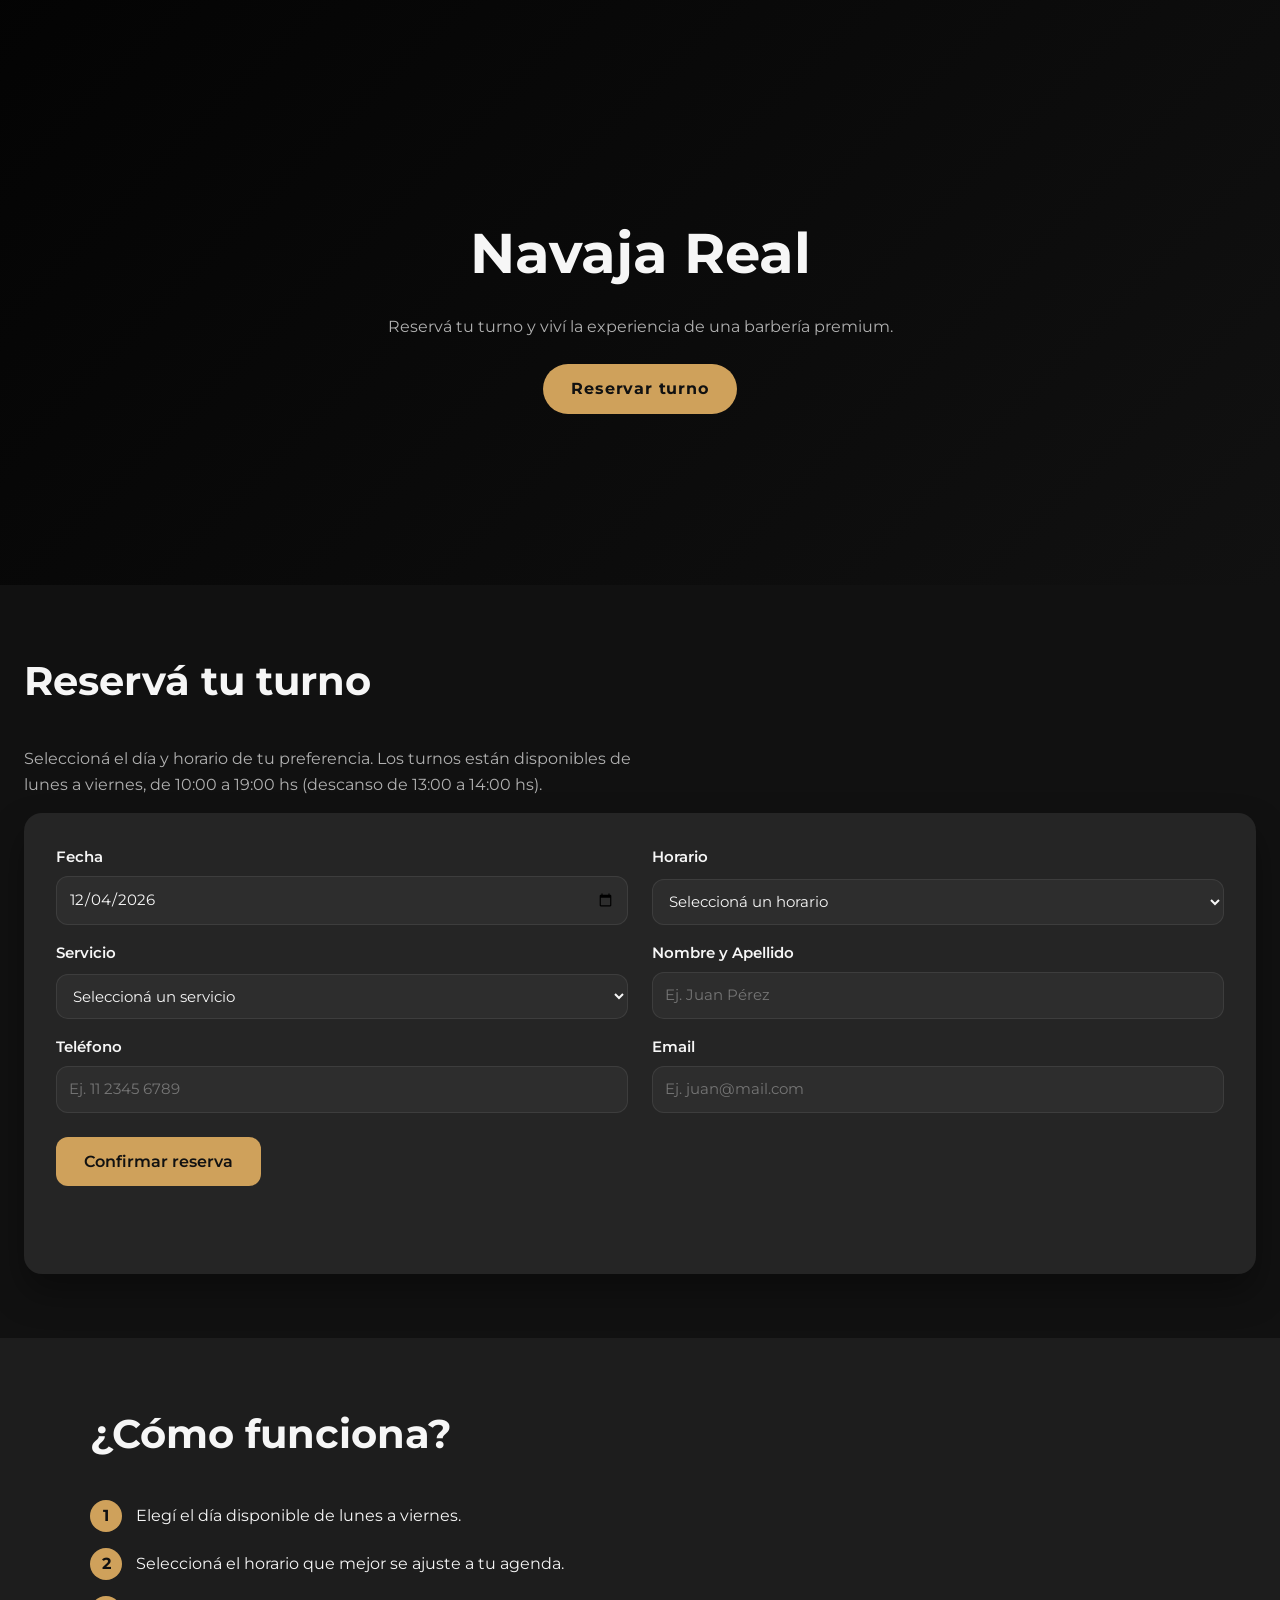
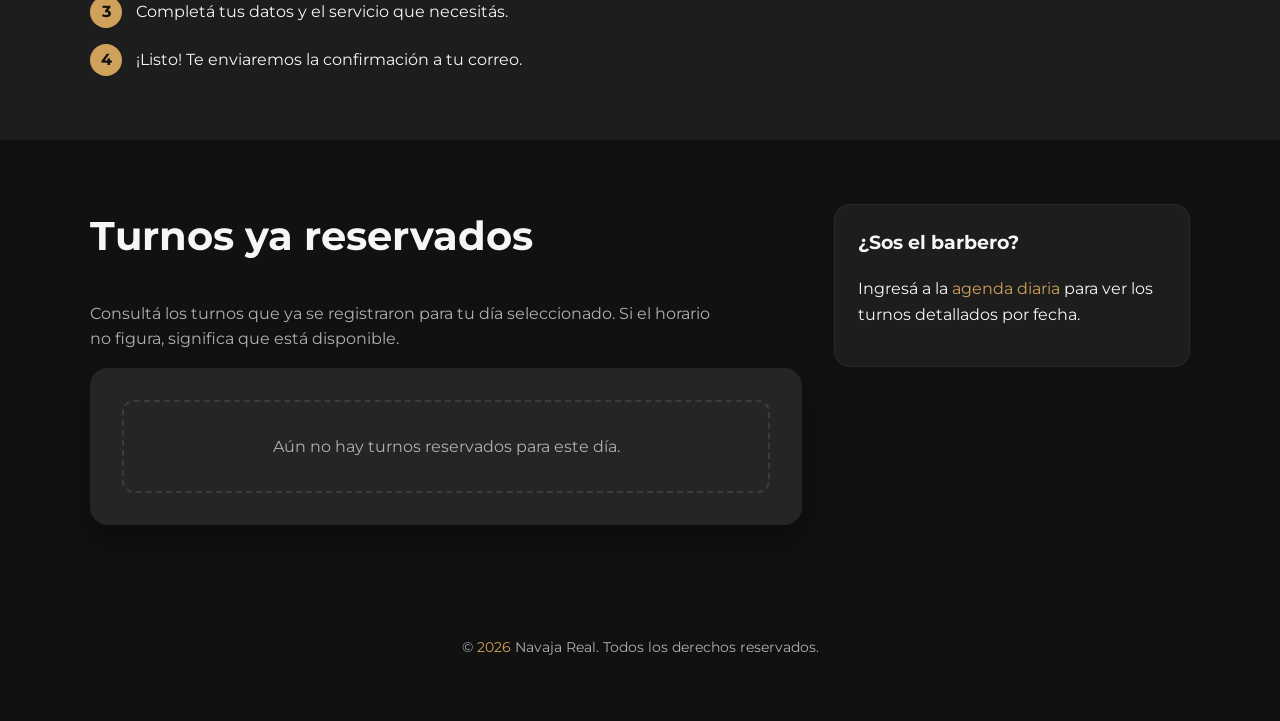
<file: index.html>
<!DOCTYPE html>
<html lang="es">
<head>
  <meta charset="UTF-8" />
  <meta name="viewport" content="width=device-width, initial-scale=1.0" />
  <title>Navaja Real - Reserva tu turno</title>
  <link rel="stylesheet" href="assets/css/styles.css" />
  <link rel="preconnect" href="https://fonts.googleapis.com">
  <link rel="preconnect" href="https://fonts.gstatic.com" crossorigin>
  <link href="https://fonts.googleapis.com/css2?family=Montserrat:wght@400;600;700&display=swap" rel="stylesheet">
</head>
<body>
  <header class="hero">
    <div class="hero__overlay"></div>
    <div class="hero__content">
      <h1>Navaja Real</h1>
      <p>Reservá tu turno y viví la experiencia de una barbería premium.</p>
      <a class="hero__cta" href="#reserva">Reservar turno</a>
    </div>
  </header>

  <main>
    <section id="reserva" class="section">
      <h2>Reservá tu turno</h2>
      <p class="section__intro">Seleccioná el día y horario de tu preferencia. Los turnos están disponibles de lunes a viernes, de 10:00 a 19:00 hs (descanso de 13:00 a 14:00 hs).</p>

      <form id="booking-form" class="card">
        <div class="form-grid">
          <label class="field">
            <span>Fecha</span>
            <input type="date" id="date" name="date" required />
          </label>

          <label class="field">
            <span>Horario</span>
            <select id="time" name="time" required>
              <option value="" disabled selected>Seleccioná un horario</option>
            </select>
          </label>

          <label class="field">
            <span>Servicio</span>
            <select id="service" name="service" required>
              <option value="" disabled selected>Seleccioná un servicio</option>
              <option value="Corte">Corte</option>
              <option value="Barba">Barba</option>
              <option value="Corte y Barba">Corte y Barba</option>
            </select>
          </label>

          <label class="field">
            <span>Nombre y Apellido</span>
            <input type="text" id="name" name="name" placeholder="Ej. Juan Pérez" required />
          </label>

          <label class="field">
            <span>Teléfono</span>
            <input type="tel" id="phone" name="phone" placeholder="Ej. 11 2345 6789" required />
          </label>

          <label class="field">
            <span>Email</span>
            <input type="email" id="email" name="email" placeholder="Ej. juan@mail.com" required />
          </label>
        </div>

        <button type="submit" class="btn-primary">Confirmar reserva</button>
        <p id="form-message" class="form-message" role="status" aria-live="polite"></p>
      </form>
    </section>

    <section class="section section--secondary">
      <div class="section__content">
        <h2>¿Cómo funciona?</h2>
        <ul class="steps">
          <li><span class="steps__number">1</span> Elegí el día disponible de lunes a viernes.</li>
          <li><span class="steps__number">2</span> Seleccioná el horario que mejor se ajuste a tu agenda.</li>
          <li><span class="steps__number">3</span> Completá tus datos y el servicio que necesitás.</li>
          <li><span class="steps__number">4</span> ¡Listo! Te enviaremos la confirmación a tu correo.</li>
        </ul>
      </div>
    </section>

    <section class="section">
      <div class="section__content section__content--split">
        <div>
          <h2>Turnos ya reservados</h2>
          <p class="section__intro">Consultá los turnos que ya se registraron para tu día seleccionado. Si el horario no figura, significa que está disponible.</p>
          <div id="bookings-list" class="card card--list" aria-live="polite"></div>
        </div>
        <aside class="note">
          <h3>¿Sos el barbero?</h3>
          <p>Ingresá a la <a href="admin.html">agenda diaria</a> para ver los turnos detallados por fecha.</p>
        </aside>
      </div>
    </section>
  </main>

  <footer class="footer">
    <p>&copy; <span id="current-year"></span> Navaja Real. Todos los derechos reservados.</p>
  </footer>

  <script src="assets/js/storage.js"></script>
  <script src="assets/js/main.js"></script>
</body>
</html>
</file>
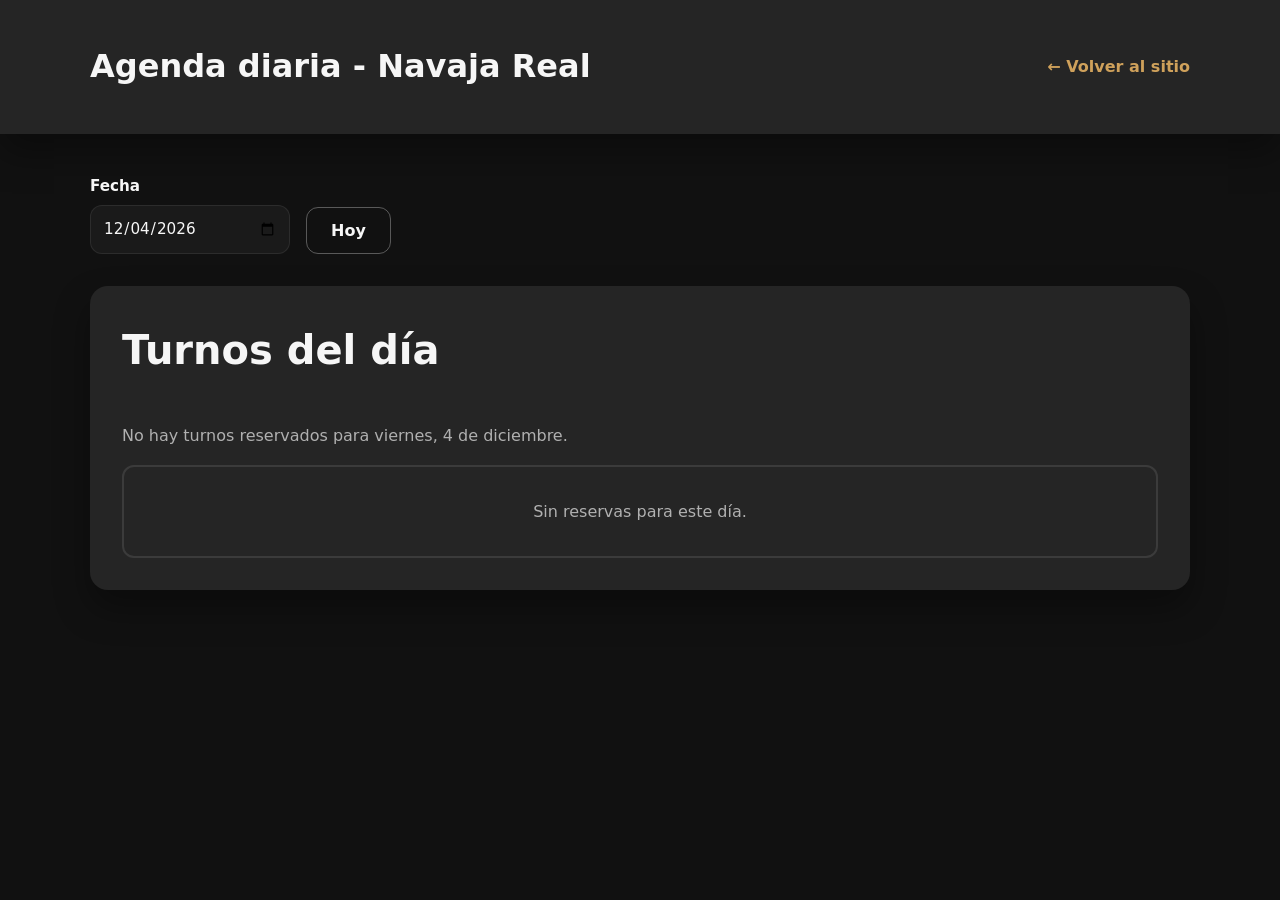
<file: admin.html>
<!DOCTYPE html>
<html lang="es">
<head>
  <meta charset="UTF-8" />
  <meta name="viewport" content="width=device-width, initial-scale=1.0" />
  <title>Navaja Real - Agenda diaria</title>
  <link rel="stylesheet" href="assets/css/styles.css" />
</head>
<body class="admin">
  <header class="topbar">
    <div class="topbar__content">
      <h1>Agenda diaria - Navaja Real</h1>
      <a class="topbar__link" href="index.html">← Volver al sitio</a>
    </div>
  </header>

  <main class="section">
    <div class="section__content">
      <form id="admin-filters" class="filters">
        <label class="field">
          <span>Fecha</span>
          <input type="date" id="admin-date" required />
        </label>
        <button type="button" id="today-button" class="btn-secondary">Hoy</button>
      </form>

      <section class="card">
        <header class="card__header">
          <h2>Turnos del día</h2>
          <p id="admin-summary" class="card__subtitle"></p>
        </header>
        <div id="admin-bookings" class="card__body card__body--list" aria-live="polite"></div>
      </section>
    </div>
  </main>

  <script src="assets/js/storage.js"></script>
  <script src="assets/js/admin.js"></script>
</body>
</html>
</file>
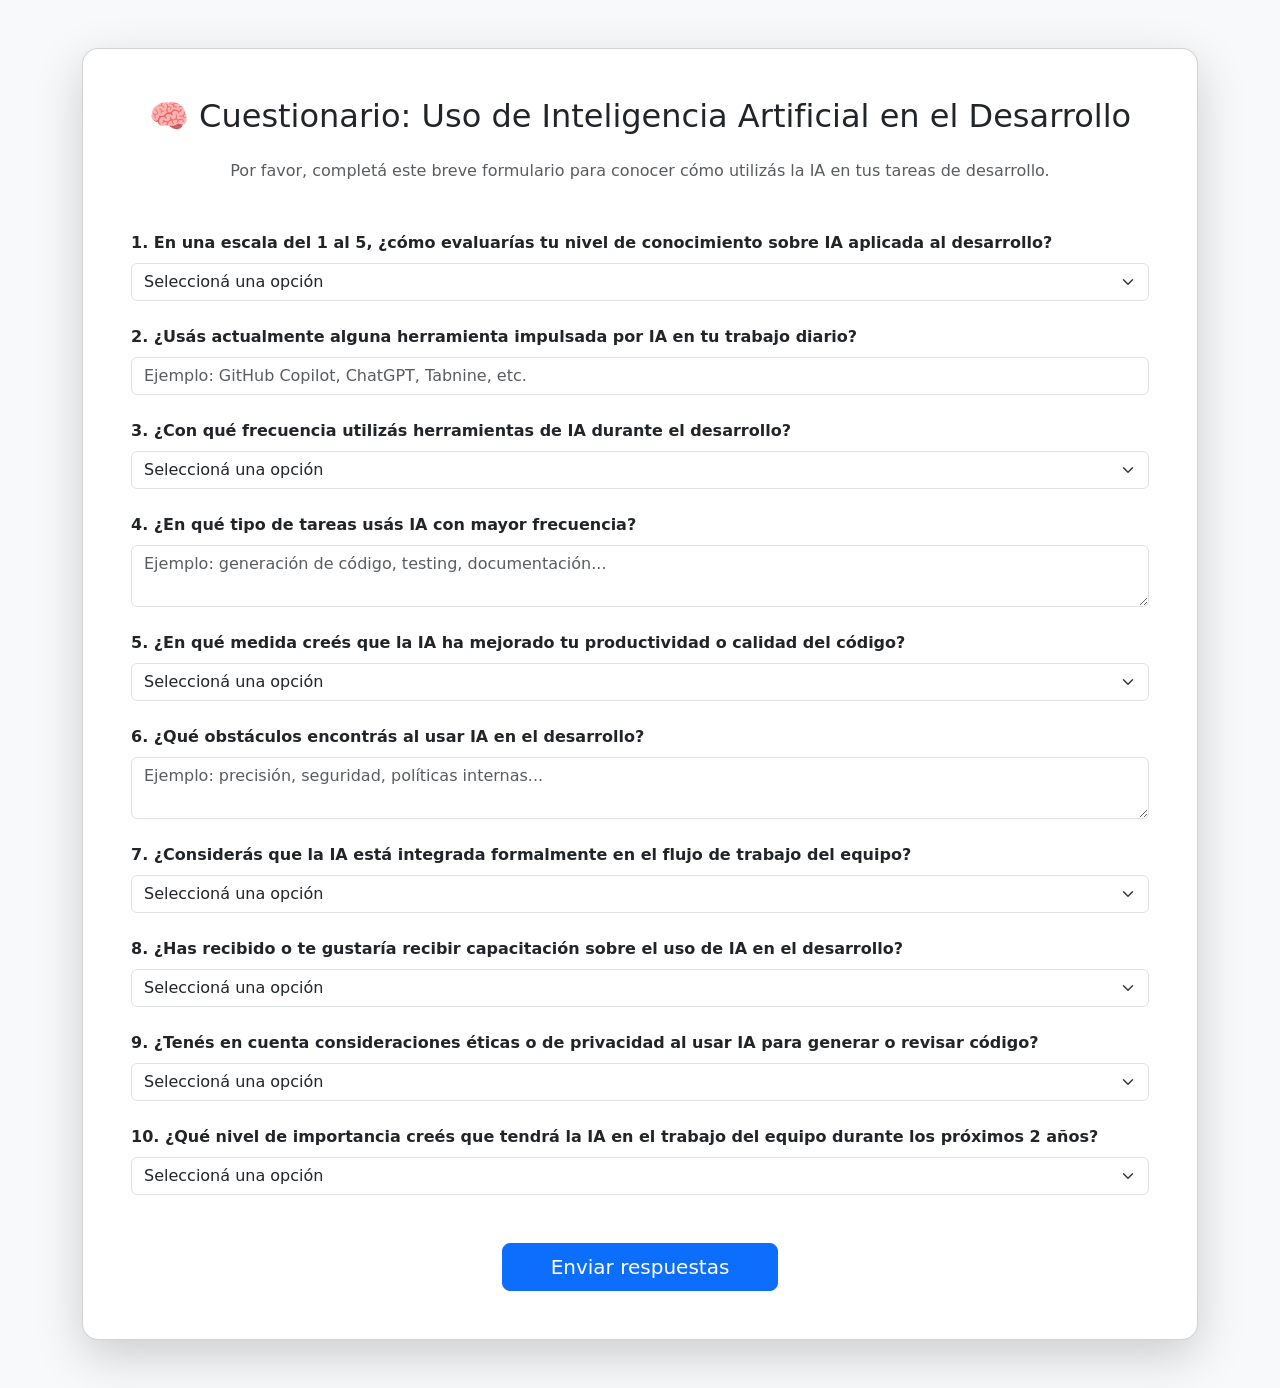
<file: cuestionario.html>
<!DOCTYPE html>
<html lang="es">
<head>
  <meta charset="UTF-8">
  <meta name="viewport" content="width=device-width, initial-scale=1">
  <title>Cuestionario sobre Uso de IA en el Desarrollo</title>
  <link href="https://cdn.jsdelivr.net/npm/bootstrap@5.3.3/dist/css/bootstrap.min.css" rel="stylesheet">
</head>
<body class="bg-light">
  <div class="container my-5">
    <div class="card shadow-lg rounded-4">
      <div class="card-body p-5">
        <h2 class="text-center mb-4">🧠 Cuestionario: Uso de Inteligencia Artificial en el Desarrollo</h2>
        <p class="text-muted text-center mb-5">Por favor, completá este breve formulario para conocer cómo utilizás la IA en tus tareas de desarrollo.</p>

        <form>
          <!-- 1 -->
          <div class="mb-4">
            <label class="form-label fw-bold">1. En una escala del 1 al 5, ¿cómo evaluarías tu nivel de conocimiento sobre IA aplicada al desarrollo?</label>
            <select class="form-select" required>
              <option value="">Seleccioná una opción</option>
              <option>1 - Muy bajo</option>
              <option>2 - Bajo</option>
              <option>3 - Intermedio</option>
              <option>4 - Alto</option>
              <option>5 - Experto</option>
            </select>
          </div>

          <!-- 2 -->
          <div class="mb-4">
            <label class="form-label fw-bold">2. ¿Usás actualmente alguna herramienta impulsada por IA en tu trabajo diario?</label>
            <input type="text" class="form-control" placeholder="Ejemplo: GitHub Copilot, ChatGPT, Tabnine, etc.">
          </div>

          <!-- 3 -->
          <div class="mb-4">
            <label class="form-label fw-bold">3. ¿Con qué frecuencia utilizás herramientas de IA durante el desarrollo?</label>
            <select class="form-select">
              <option value="">Seleccioná una opción</option>
              <option>Nunca</option>
              <option>Ocasionalmente</option>
              <option>Varias veces por semana</option>
              <option>A diario</option>
            </select>
          </div>

          <!-- 4 -->
          <div class="mb-4">
            <label class="form-label fw-bold">4. ¿En qué tipo de tareas usás IA con mayor frecuencia?</label>
            <textarea class="form-control" rows="2" placeholder="Ejemplo: generación de código, testing, documentación..."></textarea>
          </div>

          <!-- 5 -->
          <div class="mb-4">
            <label class="form-label fw-bold">5. ¿En qué medida creés que la IA ha mejorado tu productividad o calidad del código?</label>
            <select class="form-select">
              <option value="">Seleccioná una opción</option>
              <option>Nada</option>
              <option>Poco</option>
              <option>Moderadamente</option>
              <option>Mucho</option>
              <option>De forma significativa</option>
            </select>
          </div>

          <!-- 6 -->
          <div class="mb-4">
            <label class="form-label fw-bold">6. ¿Qué obstáculos encontrás al usar IA en el desarrollo?</label>
            <textarea class="form-control" rows="2" placeholder="Ejemplo: precisión, seguridad, políticas internas..."></textarea>
          </div>

          <!-- 7 -->
          <div class="mb-4">
            <label class="form-label fw-bold">7. ¿Considerás que la IA está integrada formalmente en el flujo de trabajo del equipo?</label>
            <select class="form-select">
              <option value="">Seleccioná una opción</option>
              <option>No, en absoluto</option>
              <option>Parcialmente</option>
              <option>Sí, en algunos procesos</option>
              <option>Totalmente integrada</option>
            </select>
          </div>

          <!-- 8 -->
          <div class="mb-4">
            <label class="form-label fw-bold">8. ¿Has recibido o te gustaría recibir capacitación sobre el uso de IA en el desarrollo?</label>
            <select class="form-select">
              <option value="">Seleccioná una opción</option>
              <option>No me interesa</option>
              <option>Me gustaría recibir capacitación</option>
              <option>Ya recibí alguna formación</option>
            </select>
          </div>

          <!-- 9 -->
          <div class="mb-4">
            <label class="form-label fw-bold">9. ¿Tenés en cuenta consideraciones éticas o de privacidad al usar IA para generar o revisar código?</label>
            <select class="form-select">
              <option value="">Seleccioná una opción</option>
              <option>Nunca</option>
              <option>A veces</option>
              <option>Siempre</option>
            </select>
          </div>

          <!-- 10 -->
          <div class="mb-4">
            <label class="form-label fw-bold">10. ¿Qué nivel de importancia creés que tendrá la IA en el trabajo del equipo durante los próximos 2 años?</label>
            <select class="form-select">
              <option value="">Seleccioná una opción</option>
              <option>Nula</option>
              <option>Moderada</option>
              <option>Alta</option>
              <option>Transformacional</option>
            </select>
          </div>

          <div class="text-center mt-5">
            <button type="submit" class="btn btn-primary btn-lg px-5">Enviar respuestas</button>
          </div>
        </form>
      </div>
    </div>
  </div>
</body>
</html>
</file>
<file: assets/css/styles.css>
:root {
  --color-primary: #cfa15b;
  --color-primary-dark: #aa7d32;
  --color-bg: #111111;
  --color-surface: #1d1d1d;
  --color-surface-light: #252525;
  --color-text: #f6f6f6;
  --color-muted: #b0b0b0;
  --color-accent: #2f9e44;
  --font-body: "Montserrat", system-ui, -apple-system, BlinkMacSystemFont, "Segoe UI", sans-serif;
  --shadow-soft: 0 18px 35px rgba(0, 0, 0, 0.35);
}

* {
  box-sizing: border-box;
}

html,
body {
  margin: 0;
  padding: 0;
  background: var(--color-bg);
  color: var(--color-text);
  font-family: var(--font-body);
  line-height: 1.6;
}

a {
  color: var(--color-primary);
  text-decoration: none;
}

a:hover,
a:focus-visible {
  color: var(--color-primary-dark);
}

.hero {
  position: relative;
  background: url('https://images.unsplash.com/photo-1514315384763-ba401779410f?auto=format&fit=crop&w=1600&q=80') center/cover;
  min-height: 65vh;
  display: grid;
  place-items: center;
  text-align: center;
  padding: 4rem 1.5rem;
  isolation: isolate;
}

.hero__overlay {
  position: absolute;
  inset: 0;
  background: linear-gradient(135deg, rgba(0, 0, 0, 0.8), rgba(17, 17, 17, 0.95));
  z-index: -1;
}

.hero__content {
  max-width: 620px;
}

.hero h1 {
  font-size: clamp(2.5rem, 5vw, 3.5rem);
  margin-bottom: 1rem;
}

.hero p {
  margin: 0 auto 1.5rem;
  color: var(--color-muted);
}

.hero__cta {
  display: inline-block;
  background: var(--color-primary);
  color: #111;
  padding: 0.75rem 1.75rem;
  border-radius: 999px;
  font-weight: 700;
  letter-spacing: 0.05em;
  transition: transform 0.2s ease, box-shadow 0.2s ease;
}

.hero__cta:hover,
.hero__cta:focus-visible {
  transform: translateY(-2px);
  box-shadow: var(--shadow-soft);
}

.section {
  padding: clamp(3rem, 5vw, 4.5rem) 1.5rem;
}

.section--secondary {
  background: var(--color-surface);
}

.section h2 {
  margin-top: 0;
  font-size: clamp(1.75rem, 4vw, 2.5rem);
}

.section__intro {
  max-width: 620px;
  color: var(--color-muted);
}

.section__content {
  max-width: 1100px;
  margin: 0 auto;
}

.section__content--split {
  display: grid;
  gap: 2rem;
}

@media (min-width: 900px) {
  .section__content--split {
    grid-template-columns: minmax(0, 2fr) minmax(0, 1fr);
  }
}

.card {
  background: var(--color-surface-light);
  border-radius: 18px;
  padding: clamp(1.5rem, 3vw, 2rem);
  box-shadow: var(--shadow-soft);
}

.card--list {
  min-height: 120px;
}

.card__header {
  display: flex;
  flex-direction: column;
  gap: 0.5rem;
  margin-bottom: 1rem;
}

.card__subtitle {
  color: var(--color-muted);
  margin: 0;
}

.card__body--list {
  display: grid;
  gap: 1rem;
}

.form-grid {
  display: grid;
  gap: 1rem 1.5rem;
}

@media (min-width: 640px) {
  .form-grid {
    grid-template-columns: repeat(2, minmax(0, 1fr));
  }
}

.field {
  display: grid;
  gap: 0.4rem;
  font-size: 0.95rem;
}

.field span {
  font-weight: 600;
}

input,
select,
button {
  font: inherit;
}

input,
select {
  padding: 0.65rem 0.75rem;
  border: 1px solid rgba(255, 255, 255, 0.08);
  border-radius: 12px;
  background: rgba(255, 255, 255, 0.04);
  color: var(--color-text);
}

input:focus-visible,
select:focus-visible,
button:focus-visible {
  outline: 2px solid var(--color-primary);
  outline-offset: 2px;
}

.btn-primary,
.btn-secondary {
  display: inline-flex;
  align-items: center;
  justify-content: center;
  border: none;
  border-radius: 12px;
  font-weight: 600;
  cursor: pointer;
  transition: transform 0.2s ease, box-shadow 0.2s ease;
}

.btn-primary {
  background: var(--color-primary);
  color: #111;
  padding: 0.75rem 1.75rem;
  margin-top: 1.5rem;
}

.btn-primary:hover,
.btn-primary:focus-visible {
  transform: translateY(-1px);
  box-shadow: var(--shadow-soft);
}

.btn-secondary {
  background: transparent;
  color: var(--color-text);
  border: 1px solid rgba(255, 255, 255, 0.3);
  padding: 0.6rem 1.5rem;
}

.btn-secondary:hover,
.btn-secondary:focus-visible {
  background: rgba(255, 255, 255, 0.06);
}

.form-message {
  margin-top: 1rem;
  min-height: 1.5rem;
  font-weight: 600;
}

.form-message--success {
  color: var(--color-accent);
}

.form-message--error {
  color: #ff6b6b;
}

.steps {
  list-style: none;
  padding: 0;
  margin: 0;
  display: grid;
  gap: 1rem;
}

.steps__number {
  display: inline-flex;
  align-items: center;
  justify-content: center;
  width: 2rem;
  height: 2rem;
  border-radius: 50%;
  background: var(--color-primary);
  color: #111;
  font-weight: 700;
  margin-right: 0.6rem;
}

.note {
  background: rgba(255, 255, 255, 0.05);
  border-radius: 16px;
  padding: 1.5rem;
  align-self: start;
  box-shadow: inset 0 0 0 1px rgba(255, 255, 255, 0.05);
}

.note h3 {
  margin-top: 0;
}

.booking-item {
  border-radius: 12px;
  padding: 1rem 1.25rem;
  background: rgba(0, 0, 0, 0.25);
  border: 1px solid rgba(255, 255, 255, 0.05);
}

.booking-item__time {
  font-size: 1.1rem;
  font-weight: 700;
}

.booking-item__detail {
  margin: 0.2rem 0;
  color: var(--color-muted);
}

.empty-state {
  padding: 2rem;
  text-align: center;
  color: var(--color-muted);
  border: 2px dashed rgba(255, 255, 255, 0.1);
  border-radius: 12px;
}

.footer {
  text-align: center;
  padding: 2rem 1rem 3rem;
  color: var(--color-muted);
  font-size: 0.9rem;
}

.footer span {
  color: var(--color-primary);
}

.topbar {
  background: var(--color-surface-light);
  padding: 1.25rem 1.5rem;
  box-shadow: var(--shadow-soft);
}

.topbar__content {
  max-width: 1100px;
  margin: 0 auto;
  display: flex;
  justify-content: space-between;
  align-items: center;
  flex-wrap: wrap;
  gap: 1rem;
}

.topbar__link {
  font-weight: 600;
}

.filters {
  display: flex;
  flex-wrap: wrap;
  gap: 1rem;
  align-items: flex-end;
  margin-bottom: 2rem;
}

.filters .field {
  min-width: 200px;
}

.admin .section {
  padding-top: 2.5rem;
}

.admin .card__body--list {
  gap: 1.25rem;
}

.admin .booking-item__detail {
  color: var(--color-text);
}

.admin .booking-item__contact {
  color: var(--color-muted);
  font-size: 0.9rem;
}

.admin .empty-state {
  border-style: solid;
}
</file>
